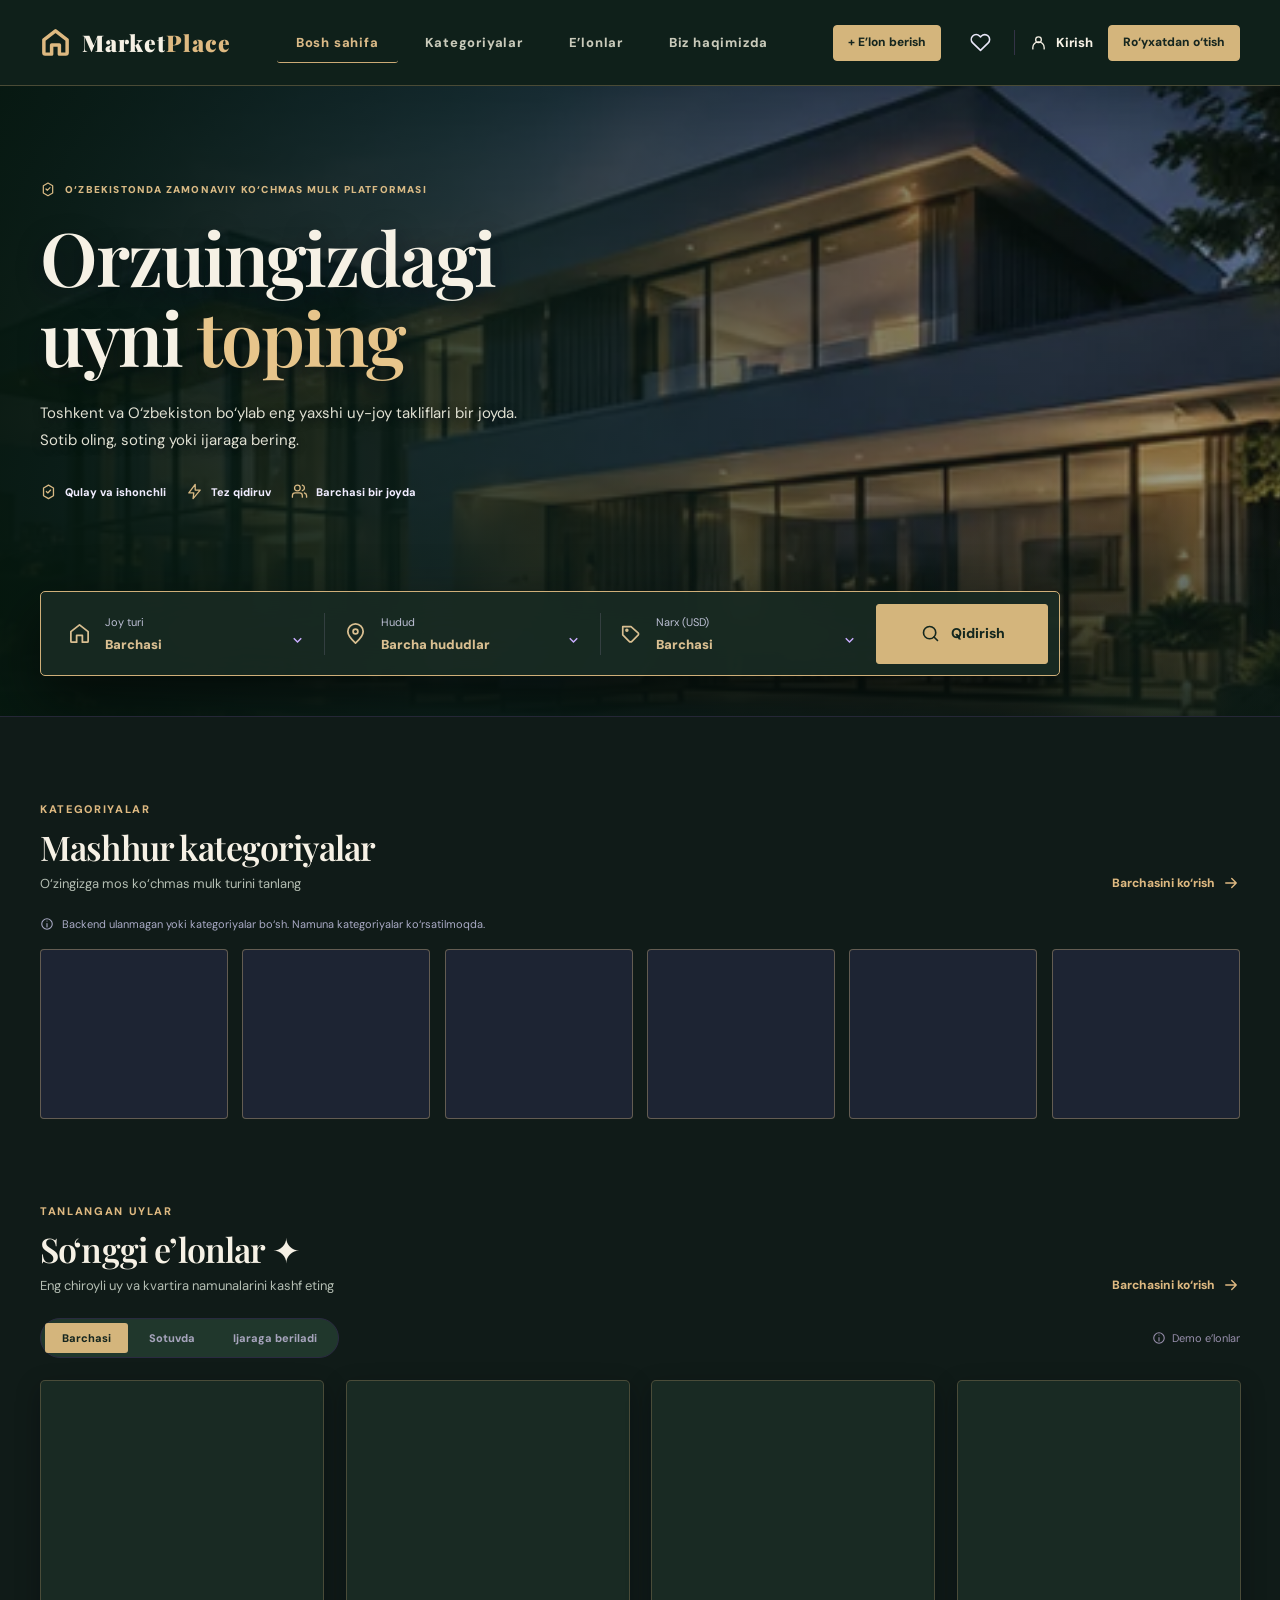
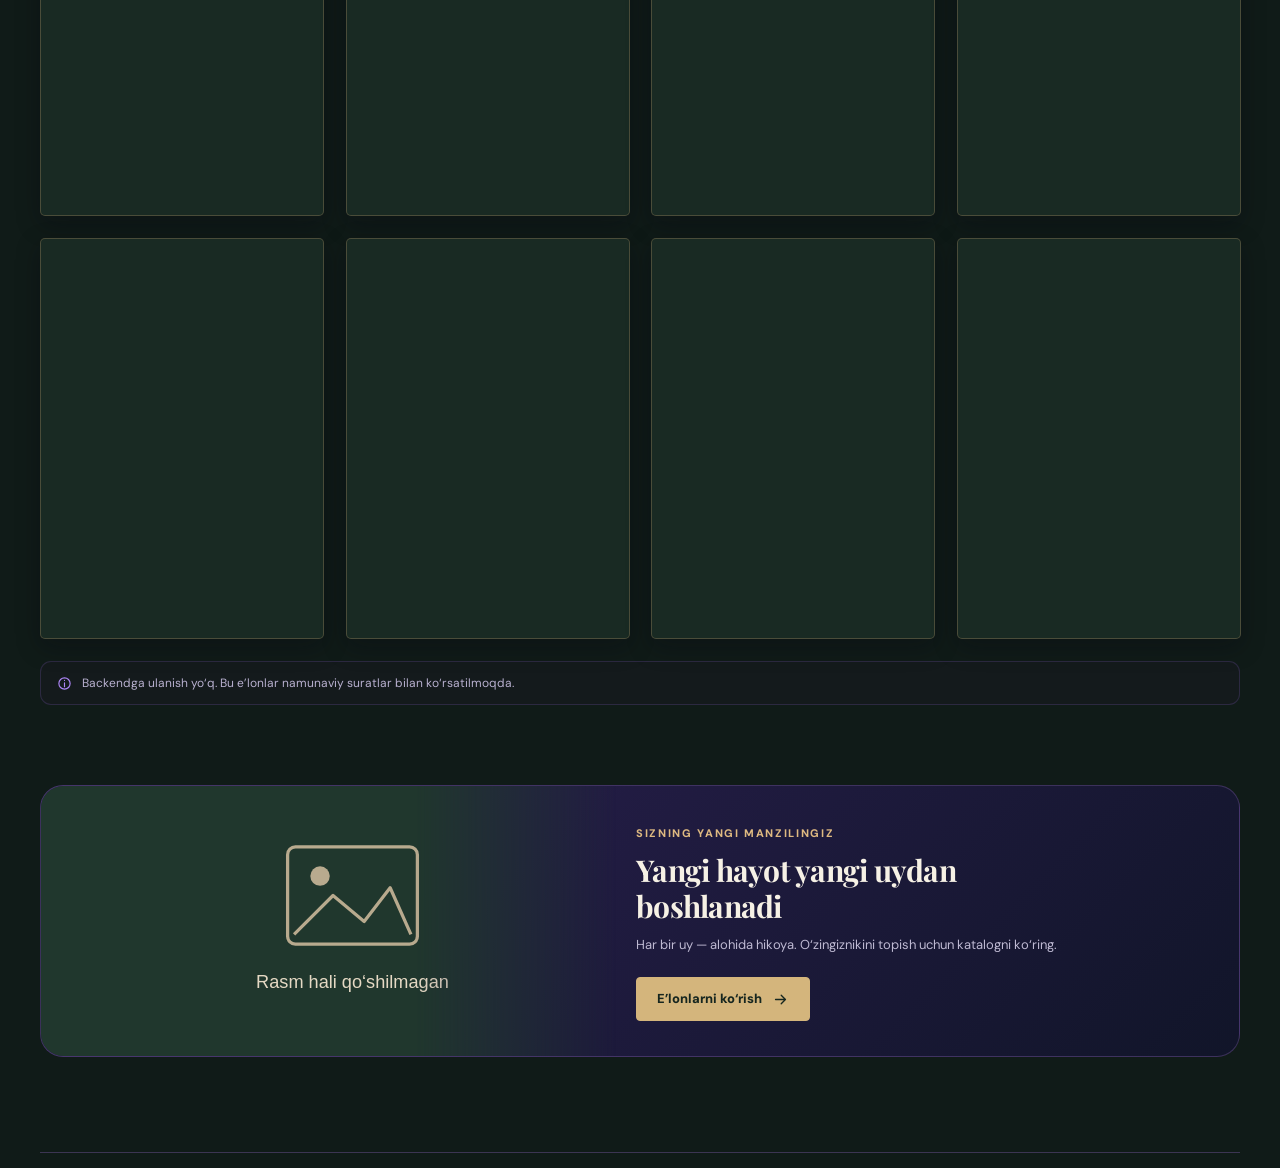
<file: index.html>
<!DOCTYPE html>
<html lang="uz">
  <head>
    <meta charset="utf-8" />
    <meta name="viewport" content="width=device-width, initial-scale=1" />
    <meta name="theme-color" content="#0a0c17" />
    <meta name="description" content="MarketPlace — zamonaviy ko‘chmas mulk platformasi. Uy va kvartiralarni qidiring." />
    <title>MarketPlace — Orzuingizdagi uyni toping</title>
    <link rel="icon" href="./assets/favicon.svg" type="image/svg+xml" />
    <link rel="preconnect" href="https://fonts.googleapis.com" />
    <link rel="preconnect" href="https://images.unsplash.com" crossorigin />
    <link rel="preconnect" href="https://fonts.gstatic.com" crossorigin />
    <link href="https://fonts.googleapis.com/css2?family=DM+Sans:wght@400;500;600;700&family=Playfair+Display:wght@500;600;700&display=swap" rel="stylesheet" />
    <link rel="stylesheet" href="./styles.css?v=20261108-uyma-uy-v3" />
    <script src="./config.js"></script>
    <script type="module" src="./app.js?v=20261108-uyma-uy-v4"></script>
  </head>
  <body>
    <div id="app"><div class="initial-loader"><span class="brand-mini">⌂</span> MarketPlace yuklanmoqda…</div></div>
    <div id="toast" role="status" aria-live="polite"></div>
  </body>
</html>
</file>
<file: styles.css>
:root {
  font-family: 'Manrope', Inter, system-ui, -apple-system, Segoe UI, sans-serif;
  color: #f8f7ff;
  background: #0b0d19;
  font-synthesis: none;
  --bg: #0b0d19;
  --surface: #111524;
  --surface2: #171a2e;
  --surface3: #22253c;
  --line: rgba(173, 161, 215, .16);
  --muted: #a4a6bd;
  --white: #fafaff;
  --purple: #965bff;
  --purple2: #6a36dd;
  --mint: #68e9bb;
  --radius: 17px;
}
* { box-sizing: border-box; }
html { scroll-behavior: smooth; }
body { margin:0; min-height:100vh; background: radial-gradient(ellipse 900px 420px at 3% 2%, #23144870, transparent 65%), radial-gradient(ellipse 850px 450px at 102% 40%, #211b4770, transparent 70%), var(--bg); color: var(--white); }
button,select,input { font: inherit; }
button { cursor:pointer; }
a { text-decoration:none; color:inherit; }
button:focus-visible,input:focus-visible,select:focus-visible,a:focus-visible { outline: 2px solid #bb9bff; outline-offset:3px; }
button:disabled { opacity:.58; cursor:not-allowed; }
img { max-width:100%; }
.i { flex-shrink:0; vertical-align:middle; }
.container { width:min(1320px, calc(100% - 80px)); margin:0 auto; }
.accent { color:#ad80ff; }
.wrap-anywhere { overflow-wrap:anywhere; }
.small-label,.eyebrow { color:#b792ff; letter-spacing:.15em; font-weight:800; font-size:11px; }
.initial-loader { position:fixed; inset:0; display:flex; align-items:center; justify-content:center; gap:12px; color:#ddd1ff; font-weight:800; }
.brand-mini { font-size:28px; color:var(--purple); }
.header { position:relative; z-index:25; height:76px; background:rgba(11,12,24,.86); border-bottom:1px solid rgba(199,183,255,.1); backdrop-filter:blur(22px); }
.header-inner { display:flex; height:100%; align-items:center; justify-content:space-between; gap:25px; }
.logo { display:inline-flex; align-items:center; gap:11px; font-size:23px; font-weight:900; white-space:nowrap; letter-spacing:-.9px; }
.logo .i { color:#a678ff; filter:drop-shadow(0 0 10px #7c40db65); stroke-width:2.7; }
.nav-links { display:flex; align-items:center; gap:8px; }
.nav-link { font-size:13px; font-weight:800; color:#c0bfd0; padding:11px 19px; border-radius:25px; transition:all .2s; white-space:nowrap; }
.nav-link:hover { color:#fff; background:#28203a; }
.nav-link.active { color:#fff; background:linear-gradient(135deg,#5939ae,#3b2b70); box-shadow:inset 0 1px 0 #bca0ff35; }
.header-actions { display:flex; align-items:center; gap:15px; }
.header-divider { background:#343347; width:1px; height:25px; }
.icon-button { position:relative; border:0; display:inline-flex; width:37px; height:37px; align-items:center; justify-content:center; background:none; color:#e8e6f7; border-radius:10px; transition:background .2s; }
.icon-button:hover, .icon-button.selected { background:rgba(144,89,255,.17); color:#c4a2ff; }
.icon-button.liked svg { fill:#985fff; stroke:#d9bbff; }
.dot-counter { font-size:9px; background:#8b4eff; color:white; padding:0 4px; min-width:15px; height:15px; border-radius:9px; display:grid; place-items:center; position:absolute; top:-1px; right:-1px; }
.login-link,.user-pill { white-space:nowrap; display:flex; align-items:center; gap:9px; font-size:13px; font-weight:800; }
.user-pill { color:#d3c0ff; background:#252038; padding:10px 13px; border-radius:13px; }
.mobile-toggle { display:none; }
.btn { border-radius:11px; border:1px solid transparent; min-height:44px; padding:12px 20px; display:inline-flex; align-items:center; justify-content:center; gap:10px; font-weight:800; font-size:13px; line-height:1.15; transition:transform .2s,box-shadow .2s,background .2s; white-space:nowrap; }
.btn:hover:not(:disabled) { transform:translateY(-2px); }
.btn-primary { color:#fff; background:linear-gradient(130deg,#a362ff 0%,#753deb 60%,#6a3cdb 100%); box-shadow:0 6px 23px #843efb44, inset 0 1px 0 #ffffff36; }
.btn-primary:hover:not(:disabled) { box-shadow:0 9px 30px #843efb65; }
.btn-outline { color:#f6efff; background:#211d36; border-color:#57447d; }
.btn-outline:hover { background:#292444; }
.btn-sm { padding:9px 14px; min-height:36px; font-size:12px; }
.btn.full { width:100%; }
.hero { position:relative; min-height:558px; overflow:hidden; background:#0d1324; border-bottom:1px solid #49326766; }
.hero-photo { position:absolute; inset:0 0 0 32%; background-image:url('https://images.unsplash.com/photo-1600596542815-ffad4c1539a9?auto=format&fit=crop&w=2200&q=90'),url('./assets/hero-villa.webp'); background-position:center 39%; background-size:cover; opacity:1; transform:none; }
.hero::before { content:''; position:absolute; inset:0; z-index:1; background:linear-gradient(90deg,#0b0e1d 0%,#0b0e1df0 16%,#0b0e1dad 38%,#0b0e1d26 70%,#0b0d1780 100%),linear-gradient(0deg,#090c1b 1%,transparent 32%,transparent 85%,#10122540); }
.hero-violet-glow { position:absolute; width:600px; height:520px; left:-245px; bottom:-245px; background:radial-gradient(circle,#9132ff36,transparent 65%); z-index:1; pointer-events:none; }
.hero-content { position:relative; z-index:2; min-height:558px; padding-top:80px; padding-bottom:40px; display:flex; flex-direction:column; justify-content:space-between; }
.hero-copy { max-width:620px; }
.hero-label { color:#d3baff; font-size:10px; font-weight:900; letter-spacing:.12em; display:flex; gap:9px; align-items:center; margin-bottom:20px; }
.hero h1 { font-size:clamp(48px,5.2vw,76px); line-height:1.075; letter-spacing:-3.8px; font-weight:900; margin:0 0 23px; text-shadow:0 7px 25px #070a15a0; }
.hero h1 span { color:#aa75ff; background:linear-gradient(125deg,#d0acff,#9663ff); background-clip:text; -webkit-background-clip:text; -webkit-text-fill-color:transparent; }
.hero-copy>p { color:#d1d0dd; line-height:1.85; font-size:15px; max-width:500px; text-shadow:0 2px 8px #08091899; }
.hero-trust { display:flex; gap:20px; flex-wrap:wrap; margin-top:28px; }
.hero-trust span { color:#f1edff; font-size:11px; font-weight:800; display:flex; gap:8px; align-items:center; }
.hero-trust .i { color:#b690ff; }
.hero-search { display:flex; align-items:center; gap:12px; padding:10px 11px 10px 20px; width:min(1020px, 100%); min-height:85px; border:1px solid #a07fff75; border-radius:23px; background:linear-gradient(118deg,#2b283dbd,#20253bcb); backdrop-filter:blur(22px); box-shadow:0 11px 40px #03040cd0,0 0 21px #8e54ff32,inset 0 1px 0 #e2d8ff42; }
.hero-input { display:flex; align-items:center; flex:1; gap:14px; padding:0 7px; min-width:0; }
.hero-input>.i { color:#d1b7ff; }
.hero-input label { min-width:0; flex:1; font-size:11px; color:#bdc0d5; }
.hero-input select { border:0; outline:0; display:block; width:100%; padding:7px 24px 0 0; background:transparent; color:#fff; font-size:13px; font-weight:900; appearance:none; background-image:url("data:image/svg+xml,%3Csvg xmlns='http://www.w3.org/2000/svg' viewBox='0 0 20 20'%3E%3Cpath d='m5 7 5 5 5-5' fill='none' stroke='%23c9adff' stroke-width='2'/%3E%3C/svg%3E"); background-position:right center; background-size:15px; background-repeat:no-repeat; cursor:pointer; }
select option { background:#161a2b; color:white; }
.search-sep { height:42px; width:1px; background:#78738a4d; }
.search-submit { min-height:60px; min-width:172px; border-radius:16px; font-size:14px; }
.section { padding-top:65px; }
.section-head { display:flex; align-items:flex-end; justify-content:space-between; gap:20px; margin-bottom:24px; }
.section-head h2 { font-size:27px; letter-spacing:-.85px; margin:6px 0 5px; }
.section-head p { color:var(--muted); font-size:13px; margin:0; }
.text-link { color:#b895ff; display:inline-flex; gap:7px; align-items:center; font-size:12px; font-weight:800; white-space:nowrap; }
.text-link:hover { color:#fff; }
.categories-grid { display:grid; grid-template-columns:repeat(6,minmax(0,1fr)); gap:14px; }
.category-card { isolation:isolate; position:relative; border:1px solid #47445c; min-height:142px; border-radius:13px; overflow:hidden; background:#1d2433; transition:transform .2s,border-color .2s,box-shadow .2s; }
.category-card:hover { transform:translateY(-5px); border-color:#9e6bff; box-shadow:0 9px 25px #6e35c745; }
.cat-cover,.cat-cover img,.cat-shade { position:absolute; inset:0; width:100%; height:100%; }
.cat-cover img { object-fit:cover; }
.cat-shade { background:linear-gradient(180deg,#0b0d155c 0%,#10101a36 24%,#0c0c1df5 100%); }
.cat-text { position:absolute; inset:auto 11px 12px; display:flex; flex-direction:column; gap:5px; }
.cat-icon { display:flex; color:#d8c5ff; margin-bottom:4px; }
.cat-text strong { font-size:12px; white-space:nowrap; overflow:hidden; text-overflow:ellipsis; }
.cat-text>.i { color:#bd9aff; }
.category-card .cat-text>span:last-child { position:absolute; right:0; bottom:0; color:#d0b3ff; }
.tiny-notice { color:#aaabc6; font-size:11px; display:flex; align-items:center; gap:8px; margin:8px 0 16px; line-height:1.5; }
.listings-section { padding-top:70px; }
.section-toolbar { display:flex; justify-content:space-between; align-items:center; margin:0 0 22px; }
.tabs { display:flex; gap:4px; background:#1b1c2d; border:1px solid #2a2a41; border-radius:24px; padding:4px; }
.tab { border-radius:19px; padding:8px 17px; font-size:11px; color:#a6a4bc; font-weight:800; }
.tab.active,.tab:hover { color:#fff; background:linear-gradient(135deg,#7945e8,#572bb6); }
.tiny-demo-tag { color:#988fac; font-size:11px; display:flex; align-items:center; gap:6px; }
.properties-grid { display:grid; grid-template-columns:repeat(4,minmax(0,1fr)); gap:19px; }
.property-card { position:relative; background:linear-gradient(155deg,#1c1e32,#121626); border-radius:16px; overflow:hidden; border:1px solid #3a3a56; transition:transform .24s,border-color .24s,box-shadow .24s; box-shadow:0 8px 25px #0505104f; min-width:0; }
.property-card:hover { transform:translateY(-5px); border-color:#9569ec; box-shadow:0 12px 36px #462a8540; }
.property-image { display:block; height:188px; position:relative; overflow:hidden; }
.property-image img { width:100%; height:100%; object-fit:cover; transition:transform .4s ease; }
.property-card:hover .property-image img { transform:scale(1.055); }
.property-image::after { content:''; position:absolute; inset:40% 0 0; background:linear-gradient(transparent,#0d112470); pointer-events:none; }
.type-badge { position:absolute; left:11px; top:11px; background:linear-gradient(145deg,#7e3ce9,#a25ef3); color:#fff; font-size:10px; font-weight:900; padding:6px 10px; border-radius:8px; box-shadow:0 2px 8px #0807118a; z-index:1; }
.type-badge.rent { background:linear-gradient(140deg,#2781f3,#265bcf); }
.favorite-button { width:34px; height:34px; position:absolute; top:10px; right:10px; z-index:3; color:#fff; display:grid; place-items:center; border:1px solid #ffffff56; background:#1b1d35a8; border-radius:50%; backdrop-filter:blur(6px); }
.favorite-button.liked { color:#e9c4ff; background:#6d3ac4; }
.favorite-button.liked svg { fill:#e0b3ff; }
.property-info { padding:15px 16px 17px; }
.property-title { font-size:13px; font-weight:900; line-height:1.45; display:block; min-height:38px; }
.property-title:hover { color:#c1a1ff; }
.property-location { display:flex; align-items:center; gap:5px; font-size:11px; color:#9da2bd; margin:4px 0 13px; }
.property-location .i { color:#bf94ff; }
.property-bottom { display:flex; justify-content:space-between; align-items:center; flex-wrap:wrap; gap:12px; }
.price { font-weight:900; color:#bf8aff; font-size:20px; line-height:1.35; letter-spacing:-.5px; }
.property-features { display:flex; gap:9px; color:#d0cbde; font-size:10px; }
.property-features span { display:flex; gap:3px; align-items:center; white-space:nowrap; }
.demo-note { border:1px solid #7354a444; border-radius:11px; background:#291d392b; padding:13px 16px; margin-top:23px; display:flex; align-items:center; gap:10px; color:#b8b0cf; font-size:12px; }
.demo-note .i { color:#ac85f5; }
.journey-banner { display:flex; position:relative; overflow:hidden; min-height:255px; border:1px solid #69509177; border-radius:23px; background:linear-gradient(135deg,#2c2053,#111529); }
.journey-art { width:48%; overflow:hidden; mask-image:linear-gradient(90deg,#000 65%,transparent); }
.journey-art img { width:100%; height:100%; object-fit:cover; position:absolute; left:0; top:0; max-width:52%; }
.journey-copy { position:relative; z-index:1; margin:auto 0 auto auto; padding:35px 8% 35px 20px; width:52%; }
.journey-copy h2 { font-size:30px; margin:10px 0; max-width:460px; line-height:1.2; letter-spacing:-.75px; }
.journey-copy p { color:#beb9d2; font-size:13px; line-height:1.75; max-width:440px; margin:0 0 20px; }
.footer { margin-top:95px; border-top:1px solid #3c3553; padding:46px 0 38px; display:grid; grid-template-columns:2fr 1fr 1fr 1.4fr; gap:30px; }
.footer p { color:#a7a7ba; font-size:12px; line-height:1.8; }
.footer strong { display:block; margin:4px 0 18px; font-size:13px; }
.footer a:not(.logo) { display:block; color:#a4a6bb; font-size:12px; margin:0 0 11px; }
.footer a:hover { color:#c9a8ff; }
.footer small { font-size:10px; line-height:1.7; color:#8585a0; }
.footer-status { font-size:12px; color:#c8bfd7; margin-bottom:16px; }
.status-pip { height:7px; width:7px; border-radius:50%; display:inline-block; margin-right:5px; }
.status-pip.online { background:#53dc9b; box-shadow:0 0 10px #53dc9b; }
.status-pip.offline { background:#f0ae60; box-shadow:0 0 10px #f0ae60; }
.inside-page { min-height:440px; padding-top:33px; }
.page-banner { display:flex; justify-content:space-between; align-items:center; gap:20px; padding:38px 41px; background:linear-gradient(115deg,#241c40,#14182b 68%,#231946); border:1px solid #553d8055; border-radius:20px; margin:0 0 29px; position:relative; overflow:hidden; }
.page-banner::after { content:''; position:absolute; width:250px; height:240px; right:-130px; top:-130px; background:radial-gradient(circle,#824bff6b,transparent 65%); pointer-events:none; }
.page-banner h1 { font-size:clamp(27px,3vw,41px); letter-spacing:-1.4px; margin:7px 0 6px; }
.page-banner p { margin:0; color:#b8b4cd; font-size:13px; }
.categories-large { grid-template-columns:repeat(3,1fr); margin:30px 0; }
.categories-large .category-card { min-height:205px; }
.categories-large .cat-text { inset:auto 22px 22px; }
.categories-large .cat-text strong { font-size:19px; }
.categories-large .cat-icon svg { width:28px; height:28px; }
.info-strip { display:flex; align-items:center; gap:12px; padding:16px 19px; border:1px solid #64498b66; background:#1f1b3382; border-radius:12px; color:#bdb2d1; font-size:12px; margin:15px 0 26px; line-height:1.7; }
.info-strip .i { color:#bd98ff; }
.info-strip code { color:#d8beff; }
.listing-layout { display:grid; grid-template-columns:252px minmax(0,1fr); gap:23px; padding-top:12px; }
.filter-panel,.card-surface { border-radius:17px; border:1px solid #3a3753; background:linear-gradient(150deg,#1b1e32,#121524); }
.filter-panel { padding:22px; align-self:start; position:sticky; top:22px; }
.filter-title { display:flex; align-items:center; gap:10px; }
.filter-title .i { color:#b88aff; }
.filter-title h3 { margin:0; font-size:16px; }
.filter-form,.form-stack { display:flex; flex-direction:column; gap:18px; margin-top:25px; }
.form-field { display:block; width:100%; }
.form-field>span { display:block; color:#c4c1d4; font-size:12px; font-weight:800; margin-bottom:9px; }
.form-field>select,.form-field input { width:100%; min-height:47px; border-radius:10px; background:#1c2032; border:1px solid #393c54; color:#f4f2ff; padding:0 13px; outline:none; }
.form-field>select:focus,.form-field input:focus { border-color:#9868fc; box-shadow:0 0 0 3px #8045db33; }
.form-field input::placeholder { color:#76788f; }
.reset-filters { font-size:11px; color:#bd9cff; text-align:center; font-weight:800; }
.results-top { display:flex; align-items:center; justify-content:space-between; margin:2px 0 20px; }
.results-top h2 { margin:0 0 5px; font-size:22px; }
.results-top p { margin:0; font-size:12px; color:#9999b0; }
.chip { display:flex; gap:8px; align-items:center; color:#bca7e6; background:#242037; padding:9px 12px; border-radius:9px; font-size:11px; }
.listing-grid { grid-template-columns:repeat(3,minmax(0,1fr)); }
.empty-state { width:100%; margin:35px auto; min-height:320px; border:1px dashed #5b4a7d; border-radius:19px; display:flex; justify-content:center; align-items:center; flex-direction:column; gap:15px; padding:32px; text-align:center; background:radial-gradient(ellipse at top,#3a27514a,#17162744); }
.empty-state>.i { color:#9c6cee; }
.empty-state h2,.empty-state h3 { margin:0; }
.empty-state p { max-width:480px; color:#acabc1; font-size:13px; line-height:1.7; margin:0 0 10px; }
.breadcrumb { display:flex; align-items:center; gap:10px; margin:6px 0 24px; font-size:12px; color:#a3a0b6; }
.breadcrumb a:hover { color:#bc96ff; }
.breadcrumb span { color:#e4e1f5; }
.detail-top { display:grid; grid-template-columns:minmax(0,1.5fr) minmax(340px,.82fr); gap:22px; }
.detail-gallery { min-width:0; }
.main-photo { height:410px; position:relative; overflow:hidden; border:1px solid #595077; border-radius:18px; background:#2d2743; }
.main-photo img { display:block; width:100%; height:100%; object-fit:cover; }
.image-count { position:absolute; z-index:1; left:15px; top:15px; background:#161729aa; border:1px solid #ffffff33; backdrop-filter:blur(9px); color:#eee7ff; border-radius:9px; padding:10px 13px; font-size:11px; display:flex; align-items:center; gap:8px; }
.gallery-control { position:absolute; top:50%; transform:translateY(-50%); border:1px solid #ffffff60; background:#080915a3; backdrop-filter:blur(7px); display:grid; place-items:center; width:40px; height:40px; border-radius:50%; color:white; }
.gallery-control:hover { background:#7544cc; }
.gallery-control.prev { left:14px; }
.gallery-control.next { right:14px; }
.gallery-thumbs { display:grid; grid-template-columns:repeat(4,minmax(0,1fr)); gap:11px; margin-top:13px; }
.gallery-thumb { border-radius:10px; border:2px solid transparent; overflow:hidden; height:100px; padding:0; background:#171a2c; }
.gallery-thumb.active { border-color:#ac7bff; box-shadow:0 0 0 2px #5f3a9a; }
.gallery-thumb img { object-fit:cover; width:100%; height:100%; display:block; }
.detail-summary { padding:25px; }
.details-inline { display:flex; justify-content:space-between; gap:8px; align-items:center; }
.static-badge { position:static; }
.detail-action-icons { display:flex; align-items:center; }
.detail-summary h1 { font-size:27px; line-height:1.3; letter-spacing:-.8px; margin:26px 0 7px; }
.detail-summary .property-location { margin-bottom:21px; }
.big-price { font-size:37px; color:#b783ff; font-weight:900; letter-spacing:-1px; margin:10px 0 22px; }
.detail-stats { display:flex; flex-wrap:wrap; gap:10px; padding-bottom:24px; margin-bottom:20px; border-bottom:1px solid #33344d; }
.detail-stats span { padding:10px 9px; background:#27263c; color:#dfd6ee; font-size:11px; display:flex; gap:8px; align-items:center; border-radius:7px; }
.detail-summary .btn { margin:0 0 11px; }
.summary-disclaimer { color:#817f97; display:flex; gap:6px; align-items:center; font-size:10px; margin-top:17px; }
.detail-tabs { margin-top:25px; overflow:hidden; }
.detail-tabs-nav { display:flex; gap:8px; padding:9px; border-bottom:1px solid #35334b; overflow:auto; }
.detail-tab { border:0; border-radius:10px; background:none; color:#bab5ca; padding:13px 22px; font-size:12px; font-weight:800; white-space:nowrap; }
.detail-tab.active { background:linear-gradient(135deg,#814bdc,#5931b5); color:#fff; }
.detail-tab-content { min-height:170px; padding:27px 31px; }
.detail-tab-content h3 { font-size:16px; margin:0 0 12px; }
.detail-tab-content p { font-size:13px; line-height:1.9; color:#b6b1cb; max-width:840px; }
.features-list { display:grid; grid-template-columns:1fr 1fr; gap:15px; }
.features-list span { display:flex; align-items:center; gap:9px; color:#afa9be; font-size:13px; }
.features-list b { margin-left:auto; color:#fff; }
.location-display { display:flex; align-items:center; gap:16px; background:#24243b; padding:20px; border-radius:12px; }
.location-display>.i { color:#ad7afc; }
.location-display p { margin:3px 0; }
.related-title { margin-top:55px; }
.auth-page { padding:62px 35px 0; }
.auth-frame { width:min(1090px,100%); margin:0 auto; min-height:560px; display:grid; grid-template-columns:1fr .93fr; background:#15182b; border:1px solid #49405f; box-shadow:0 20px 65px #03040d9c; border-radius:22px; overflow:hidden; }
.auth-art { position:relative; min-height:560px; background:url('https://images.unsplash.com/photo-1600596542815-ffad4c1539a9?auto=format&fit=crop&w=2200&q=90') center/cover no-repeat;background-color:#14182b; }
.auth-art::before { content:''; position:absolute; inset:0; background:linear-gradient(0deg,#100a27f0,transparent 70%),linear-gradient(100deg,#2a124b66,#14192a22); }
.auth-art-content { position:relative; height:100%; display:flex; justify-content:space-between; flex-direction:column; padding:38px; }
.auth-art-content h2 { font-size:38px; line-height:1.22; letter-spacing:-1.3px; margin:10px 0; }
.auth-art-content p { color:#c8c4dc; font-size:13px; line-height:1.7; max-width:380px; }
.auth-form-area { padding:58px 55px; display:flex; flex-direction:column; justify-content:center; }
.auth-heading { text-align:center; }
.auth-icon { margin:0 auto 16px; background:#332450; border:1px solid #6f4b9e; display:grid; place-items:center; border-radius:15px; width:52px; height:52px; color:#c09dff; }
.auth-heading h1 { margin:0 0 8px; font-size:26px; letter-spacing:-.5px; }
.auth-heading p { margin:0; font-size:12px; color:#a7a4ba; }
.field-with-icon { position:relative; display:flex; align-items:center; }
.field-with-icon>.i { position:absolute; left:14px; color:#a7a1c5; z-index:1; }
.field-with-icon input { padding-left:41px; }
.field-with-icon input:focus +button { color:#c49fff; }
.field-with-icon .password-eye { border:0; background:none; color:#a6a4be; position:absolute; right:10px; top:9px; height:29px; }
.field-with-icon input[type="password"] { padding-right:50px; }
.big-submit { min-height:52px; margin-top:7px; }
.auth-switch { text-align:center; margin-top:21px; color:#9995b3; font-size:12px; }
.auth-switch a { color:#c6a4ff; font-weight:900; }
.auth-footnote { display:flex; align-items:center; justify-content:center; gap:8px; font-size:10px; margin-top:32px; color:#8985a5; }
.auth-footnote .i { color:#6cd9ab; }
.profile-layout { display:grid; grid-template-columns:275px minmax(0,1fr); gap:23px; }
.profile-sidebar { padding:19px; align-self:start; }
.profile-aside-user { text-align:center; padding:18px 3px 22px; border-bottom:1px solid #37344c; }
.avatar-big { width:68px; height:68px; display:grid; place-items:center; border-radius:50%; background:linear-gradient(145deg,#6d3da8,#2a3764); border:2px solid #b6a1f2; font-size:27px; font-weight:900; margin:0 auto 13px; }
.profile-aside-user h3 { margin:0; font-size:16px; }
.profile-aside-user p { margin:8px 0 12px; font-size:11px; color:#9d9eb5; overflow-wrap:anywhere; }
.role-badge { color:#beacd9; background:#302944; padding:7px 12px; border-radius:10px; font-size:10px; font-weight:900; letter-spacing:.04em; display:inline-flex; gap:6px; align-items:center; }
.role-badge.admin { color:#efca87; background:#5741248a; }
.side-links { display:flex; flex-direction:column; gap:6px; padding-top:18px; }
.side-links a,.side-links button { width:100%; display:flex; align-items:center; gap:11px; border-radius:10px; padding:12px 13px; font-size:12px; color:#bcb8cc; background:none; border:0; text-align:left; }
.side-links a.active,.side-links a:hover,.side-links button:hover { color:#fff; background:linear-gradient(110deg,#6141ae,#362953); }
.side-links small { margin-left:auto; color:#9279c8; font-size:10px; }
.side-links .logout-link { color:#fc8794; margin-top:15px; }
.profile-main { display:flex; flex-direction:column; gap:19px; }
.profile-summary { display:flex; align-items:center; gap:21px; padding:28px; }
.profile-summary .avatar-large { margin:0; width:85px; height:85px; font-size:32px; }
.profile-summary h2 { margin:5px 0; font-size:24px; }
.profile-summary p { color:#9f9eb7; font-size:12px; }
.profile-summary>.role-badge { margin-left:auto; }
.profile-form-card { padding:29px; }
.section-head.compact { margin:0; }
.section-head.compact h2 { font-size:21px; }
.section-head.compact>.i { color:#a580e4; }
.profile-form { max-width:630px; }
.profile-form>.btn { align-self:start; margin-top:4px; }
.disabled-field input { opacity:.6; cursor:not-allowed; }
.admin-grid { display:grid; grid-template-columns:365px minmax(0,1fr); gap:24px; }
.admin-form-card,.admin-table-card { padding:26px; align-self:start; }
.admin-form-card h2,.admin-table-card h2 { margin:0 0 6px; font-size:19px; }
.admin-form-card p,.admin-table-card p { margin:0; color:#9591ac; font-size:12px; line-height:1.7; }
.admin-form-card .tiny-notice { margin-top:20px; }
.admin-table-head { display:flex; align-items:center; justify-content:space-between; gap:10px; margin-bottom:23px; }
.table-wrap { width:100%; overflow-x:auto; }
.admin-table { border-collapse:collapse; width:100%; white-space:nowrap; font-size:12px; }
.admin-table th { padding:13px 12px; background:#27273e; text-align:left; color:#d4cbe4; font-weight:900; }
.admin-table th:first-child { border-radius:9px 0 0 9px; }
.admin-table th:last-child { border-radius:0 9px 9px 0; }
.admin-table td { padding:14px 12px; border-bottom:1px solid #343249; }
.admin-table td:first-child { color:#8c87a6; }
.admin-table code { font-size:11px; color:#b5aad2; }
.category-table-name { display:flex; align-items:center; gap:9px; font-weight:800; }
.category-table-name .i { color:#b78aff; }
.table-actions { display:flex; align-items:center; gap:5px; }
.table-actions button { border:0; border-radius:7px; background:#27283f; width:31px; height:31px; display:grid; place-items:center; color:#ddd2f0; }
.table-actions button:hover { background:#6144a0; }
.table-actions button.danger { color:#ff7c95; background:#3f2839; }
.error-banner { color:#ffc0cc; border:1px solid #a045665a; background:#4922347a; padding:13px; border-radius:10px; display:flex; align-items:center; gap:8px; font-size:11px; }
.small-empty { min-height:225px; }
.coming-panel,.about-layout { display:grid; grid-template-columns:1fr 1fr; overflow:hidden; border-radius:22px; background:#19182f; border:1px solid #45375f; min-height:350px; }
.coming-photo img,.about-photo img { width:100%; height:100%; min-height:350px; object-fit:cover; display:block; }
.coming-body,.about-content { padding:48px; display:flex; flex-direction:column; justify-content:center; align-items:flex-start; }
.coming-body h2,.about-content h2 { font-size:29px; line-height:1.28; margin:10px 0; }
.coming-body p,.about-content p { font-size:13px; line-height:1.9; color:#aaa5bd; }
.coming-body code { color:#be99ff; }
.coming-body .btn,.about-content .btn { margin-top:20px; }
.feature-check { display:flex; align-items:center; gap:8px; font-size:12px; margin-top:11px; color:#ddd6e9; }
.feature-check .i { color:#83ebba; }
.toast { position:fixed; top:92px; right:24px; z-index:100; max-width:min(410px,calc(100% - 34px)); border-radius:13px; background:#24392f; border:1px solid #63ba87; color:#dcffeb; font-weight:700; font-size:12px; padding:15px 17px; align-items:center; gap:11px; box-shadow:0 15px 50px #04030a99; display:none; }
.toast.show { display:flex; }
.toast.error { background:#46243b; color:#ffe2ef; border-color:#b55a83; }

@media (min-width:1600px) {
 .hero { min-height:605px; }
 .hero-content { min-height:605px; }
}
@media (max-width:1200px) {
 .container { width:calc(100% - 48px); }
 .header-inner { gap:10px; }
 .logo { font-size:20px; }
 .nav-link { padding:10px 12px; }
 .header-actions { gap:8px; }
 .properties-grid { gap:13px; }
 .property-image { height:150px; }
 .price { font-size:17px; }
 .categories-grid { gap:10px; }
 .detail-top { grid-template-columns:1.25fr .9fr; }
 .detail-summary { padding:21px; }
 .main-photo { height:360px; }
}
@media (max-width:950px) {
 .nav-links { display:none; position:absolute; top:76px; left:0; right:0; padding:15px 24px 22px; background:#131426; flex-direction:column; align-items:stretch; border-bottom:1px solid #5e4088; }
 .nav-links.open { display:flex; }
 .nav-link { padding:13px 19px; }
 .mobile-toggle { display:inline-flex; }
 .header { height:72px; }
 .header-actions { margin-left:auto; }
 .hero-photo { left:20%; }
 .hero::before { background:linear-gradient(90deg,#0b0e1df2 0%,#0b0e1dbc 50%,#0b0e1d3c),linear-gradient(0deg,#0a0d1c,transparent 33%); }
 .hero-content { padding-top:65px; }
 .categories-grid { grid-template-columns:repeat(3,minmax(0,1fr)); }
 .property-image { height:180px; }
 .properties-grid { grid-template-columns:repeat(2,minmax(0,1fr)); }
 .listing-grid { grid-template-columns:repeat(2,minmax(0,1fr)); }
 .listing-layout { grid-template-columns:230px 1fr; }
 .detail-top { grid-template-columns:1fr; }
 .main-photo { height:420px; }
 .detail-summary { padding:25px; }
 .admin-grid { grid-template-columns:1fr; }
 .footer { grid-template-columns:1.6fr 1fr 1fr; }
 .footer>div:last-child { grid-column:1/-1; }
}
@media (max-width:650px) {
 .container { width:calc(100% - 28px); }
 .header { height:66px; }
 .header-inner { gap:10px; }
 .logo { font-size:19px; gap:6px; }
 .logo .i { width:24px; height:24px; }
 .nav-links { top:66px; }
 .header-actions { gap:3px; }
 .header-divider,.register-top { display:none; }
 .login-link { font-size:0; gap:0; }
 .login-link .i { width:23px; height:23px; }
 .user-pill span { display:none; }
 .user-pill { padding:10px; }
 .hero,.hero-content { min-height:646px; }
 .hero-photo { inset:0 0 0 1%; opacity:.6; background-position:center top; }
 .hero::before { background:linear-gradient(180deg,#0b0c19b5 0%,#0b0d1cca 23%,#0b0d1bed 69%,#0b0e1d 100%); }
 .hero-content { padding-top:60px; padding-bottom:27px; }
 .hero-label { font-size:9px; line-height:1.6; max-width:300px; }
 .hero h1 { font-size:48px; letter-spacing:-2.4px; }
 .hero-copy>p { font-size:13px; line-height:1.75; }
 .hero-trust { gap:10px 16px; margin-top:23px; }
 .hero-trust span { font-size:10px; }
 .hero-search { flex-direction:column; align-items:stretch; gap:4px; padding:14px; border-radius:17px; }
 .hero-input { min-height:47px; }
 .search-sep { width:100%; height:1px; }
 .search-submit { width:100%; min-height:52px; }
 .section { padding-top:43px; }
 .section-head { align-items:flex-start; }
 .section-head h2 { font-size:21px; }
 .section-head p { font-size:11px; }
 .text-link { font-size:10px; margin-top:9px; }
 .categories-grid { grid-template-columns:repeat(2,minmax(0,1fr)); gap:10px; }
 .category-card { min-height:140px; }
 .categories-large .category-card { min-height:160px; }
 .categories-large .cat-text strong { font-size:13px; }
 .properties-grid,.listing-grid { grid-template-columns:repeat(2,minmax(0,1fr)); gap:9px; }
 .property-image { height:120px; }
 .property-info { padding:10px; }
 .property-title { font-size:11px; min-height:35px; }
 .property-location { font-size:9px; margin-bottom:9px; }
 .price { font-size:15px; }
 .property-features { font-size:9px; gap:6px; }
 .type-badge { font-size:9px; padding:5px 7px; }
 .favorite-button { width:28px; height:28px; }
 .favorite-button .i { width:15px; }
 .section-toolbar { align-items:flex-start; gap:8px; }
 .tabs { overflow:auto; }
 .tab { font-size:9px; padding:8px 10px; }
 .tiny-demo-tag { display:none; }
 .demo-note { line-height:1.6; font-size:11px; align-items:flex-start; }
 .journey-banner { min-height:310px; }
 .journey-art { width:100%; position:absolute; height:100%; mask-image:none; opacity:.36; }
 .journey-art img { max-width:100%; }
 .journey-copy { width:100%; padding:32px; margin:auto 0; }
 .journey-copy h2 { font-size:26px; }
 .footer { grid-template-columns:repeat(2,minmax(0,1fr)); gap:26px 12px; margin-top:60px; }
 .footer>div:first-child,.footer>div:last-child { grid-column:1/-1; }
 .footer .logo { font-size:21px; }
 .inside-page { padding-top:18px; }
 .page-banner { padding:28px 19px; margin-bottom:17px; }
 .page-banner h1 { font-size:27px; }
 .page-banner p { font-size:11px; line-height:1.6; }
 .page-banner .btn { padding:10px; font-size:10px; }
 .info-strip { font-size:11px; align-items:flex-start; }
 .listing-layout { grid-template-columns:1fr; gap:20px; }
 .filter-panel { position:static; }
 .filter-form { display:grid; grid-template-columns:1fr 1fr; gap:13px; }
 .filter-form .full,.filter-form .reset-filters { grid-column:1/-1; }
 .filter-title h3 { font-size:15px; }
 .results-top h2 { font-size:18px; }
 .main-photo { height:280px; }
 .gallery-thumbs { gap:6px; }
 .gallery-thumb { height:67px; }
 .detail-summary h1 { font-size:23px; }
 .big-price { font-size:30px; }
 .detail-tab { padding:11px 14px; font-size:11px; }
 .detail-tab-content { padding:23px 17px; }
 .auth-page { padding:17px 14px 0; }
 .auth-frame { grid-template-columns:1fr; }
 .auth-art { min-height:170px; }
 .auth-art-content { padding:20px; }
 .auth-art-content>div:last-child { display:none; }
 .auth-form-area { padding:35px 22px; }
 .profile-layout { grid-template-columns:1fr; }
 .profile-sidebar { padding:13px; }
 .profile-aside-user { display:none; }
 .side-links { padding:0; }
 .side-links a,.side-links button { padding:10px; }
 .profile-summary { padding:20px; gap:12px; }
 .profile-summary .avatar-large { width:57px; height:57px; }
 .profile-summary h2 { font-size:18px; }
 .profile-summary p { font-size:10px; }
 .profile-summary>.role-badge { display:none; }
 .profile-form-card { padding:20px; }
 .admin-form-card,.admin-table-card { padding:19px; }
 .coming-panel,.about-layout { grid-template-columns:1fr; }
 .coming-photo img,.about-photo img { min-height:200px; max-height:230px; }
 .coming-body,.about-content { padding:25px; }
 .coming-body h2,.about-content h2 { font-size:24px; }
}
@media (max-width:390px) {
 .properties-grid { grid-template-columns:1fr; }
 .property-image { height:195px; }
 .property-title { font-size:13px; min-height:0; }
 .price { font-size:19px; }
 .hero h1 { font-size:42px; }
 .detail-stats span { font-size:10px; }
}

/* A single, fully interactive property model. The backend and other pages are untouched. */
.property-tour-pill{position:absolute;right:11px;bottom:12px;z-index:3;background:linear-gradient(120deg,#6d31d8,#9c59ff);border:1px solid #e1bfff8b;color:#fff;padding:7px 10px;border-radius:10px;font-size:10px;font-weight:900;box-shadow:0 3px 18px #1c0f4d99}
.main-photo-3d{background:radial-gradient(circle at 75% 30%,#2b3053,#121625 75%);border-color:#8855d8;isolation:isolate}
.main-photo-3d iframe{border:0;width:100%;height:100%;display:block;background:#14172c}
.tour-photo-overlay{pointer-events:none;position:absolute;left:14px;right:14px;bottom:14px;z-index:3;display:flex;gap:12px;align-items:center;justify-content:space-between;flex-wrap:wrap}
.tour-photo-overlay .btn{pointer-events:auto;background:linear-gradient(130deg,#a56bff,#5e32cc);box-shadow:0 6px 26px #12042b99}
.tour-live-dot{font-size:11px;font-weight:900;letter-spacing:.1em;border:1px solid #ffffff49;border-radius:11px;background:#131a33c9;backdrop-filter:blur(11px);padding:12px 14px;color:#b8ffaa;text-shadow:0 1px 10px #000}
.tour-hint{display:flex;align-items:center;gap:10px;width:100%;background:linear-gradient(110deg,#252241,#151a2c);border:1px solid #7e55c77d;padding:15px;border-radius:14px;color:#eee6ff}
.tour-hint .i{color:#bd8dff}.tour-hint b{font-size:12px;display:block}.tour-hint small{display:block;font-size:10px;color:#bbb8d1;margin-top:5px}.tour-hint a{margin-left:auto;color:#cdb0ff;font-weight:900;font-size:12px;white-space:nowrap}
[class~="3d-detail-btn"]{margin-bottom:10px}
@media(max-width:650px){.tour-photo-overlay{justify-content:center}.tour-photo-overlay .btn{font-size:11px;white-space:normal;text-align:center}.tour-live-dot{font-size:10px;padding:8px}.main-photo-3d{height:355px}.tour-hint{flex-wrap:wrap}.tour-hint a{margin-left:0}}

/* PREMIUM ESTATE: DEEP FOREST / CHAMPAGNE GOLD */
:root{font-family:'DM Sans',sans-serif;--bg:#101b18;--surface:#192b24;--surface2:#23382e;--surface3:#283f33;--line:#a8916547;--muted:#b3bdb2;--white:#f6f1e5;--purple:#ceac78;--purple2:#9b7a46;--mint:#cbd7bd;--radius:6px}
body{background:#101b18;color:#f6f1e5}h1,h2,h3,.price,.big-price{font-family:'Playfair Display',Georgia,serif}
.header{height:86px;background:#10211cec;border-color:#c4a16e55}.logo{font-family:'Playfair Display',serif;letter-spacing:1px}.logo .i,.accent,.small-label,.eyebrow,.text-link,.brand-mini{color:#deb981;filter:none}
.nav-link{border-radius:3px;letter-spacing:.06em;color:#c9caba}.nav-link.active,.nav-link:hover{background:transparent;color:#daba87;box-shadow:none;border-bottom:1px solid #ccab76}
.btn,.btn-primary,.btn-outline{border-radius:4px;box-shadow:none!important}.btn-primary{background:#d4b57c;color:#16261f;border-color:#d4b57c}.btn-primary:hover{background:#f0d199}.btn-outline{background:#20362b;border-color:#ad946b;color:#eadcc6}
.hero{min-height:630px;background:#0e2018}.hero-photo{inset:0;background-image:url('https://images.unsplash.com/photo-1600607687920-4e2a09cf159d?auto=format&fit=crop&w=1600&q=76'),url('./assets/hero-villa.webp');background-position:center 56%;filter:saturate(.8)}.hero::before{background:linear-gradient(90deg,#06180ff2,#0a201aca 35%,#0b1c1880 66%,#0b1c1655),linear-gradient(0deg,#081710d8,transparent 40%)}.hero-violet-glow{display:none}.hero-content{min-height:630px;padding-top:95px}.hero h1{font-weight:600;letter-spacing:-2px;font-size:clamp(56px,5.8vw,84px)}.hero h1 span{background:none;-webkit-text-fill-color:#e7c58b;color:#e7c58b}.hero-copy>p{color:#e0e0d2}.hero-label,.hero-trust .i{color:#d8b984}.hero-search{background:#192a23e8;border:1px solid #cfaf79;border-radius:5px;box-shadow:0 25px 60px #0009}.hero-input>.i,.hero-input select{color:#d9bf91}.search-submit{background:#d4b57c;color:#14271e;border-radius:3px}
.section{padding-top:80px}.section-head h2{font-size:34px;font-weight:600}.category-card{border-radius:4px;border-color:#bea57970;min-height:170px}.category-card:hover{border-color:#d5b67d;box-shadow:0 15px 30px #0008}.cat-shade{background:linear-gradient(0deg,#071610ee,transparent)}.cat-text strong{font-family:'Playfair Display',serif;font-size:17px}.cat-icon,.category-card .cat-text>span:last-child{color:#ddbf88}
.properties-grid{gap:22px}.property-card{background:#192a23;border:1px solid #a58d6359;border-radius:5px}.property-card:hover{border-color:#d6b87e}.property-title{font-family:'Playfair Display',serif;font-size:16px}.price,.big-price{color:#e4c48a}.favorite-button{background:#1b3329;color:#e0c086}.type-badge,.tabs .active{background:#d4b57c;color:#16261f}.tabs{background:#20372c}.tab{border-radius:3px}
.page-banner{background:linear-gradient(120deg,#1a3025,#243e30);border:1px solid #b69a685a;border-radius:5px}.page-banner h1{font-size:clamp(30px,4vw,52px)}
.card-surface,.filter-panel{background:#1a2e24!important;border:1px solid #aa92684d!important;border-radius:5px!important}
.form-field input,.form-field select,.form-field textarea{background:#11251b!important;color:#f4ecdd!important;border:1px solid #b9a07470!important;border-radius:4px!important}.form-field textarea{padding:15px;width:100%;resize:vertical}.form-field input:focus,.form-field textarea:focus{outline:1px solid #d7b77d}
.editor-columns{display:grid;grid-template-columns:1.55fr .85fr;gap:25px;align-items:start}.editor-form,.editor-aside{padding:30px}.editor-form h2{font-size:27px}.editor-grid{display:grid;grid-template-columns:1fr 1fr;gap:15px}.editor-aside h2{font-size:33px}.editor-aside p{color:#aeb7ad;line-height:1.8}.market-contact{margin:22px 0;padding:28px}.market-contact .form-stack{max-width:660px}.editor-actions{display:flex;gap:12px;margin:18px 0}.inbox-item{padding:24px;margin:12px 0}.inbox-item p{line-height:1.7}.my-property-image{width:100%;height:205px;object-fit:cover}.publish-link{margin-right:6px}
.property-tour-pill{background:#234635;border-color:#e2c18b;color:#e7cb93}.tour-photo-overlay .btn{background:#d4b57c;color:#16261f}.tour-hint{background:#23382d;border-color:#b9a16d}.tour-hint .i,.tour-hint a{color:#e0be7d}
@media(max-width:900px){.editor-columns{grid-template-columns:1fr}.publish-link{display:none}}@media(max-width:650px){.hero h1{font-size:49px}.hero-content{padding-top:60px}.section-head h2{font-size:26px}.editor-grid{grid-template-columns:1fr}.editor-form,.editor-aside{padding:20px}.category-card{min-height:150px}}

/* Gallery remains truthful: only multiple photos of the SAME listing are shown. */
.gallery-thumbs:empty{display:none}
.load-more-wrap{text-align:center;padding:32px 0 10px}.load-more{min-width:210px}.load-more-wrap p{color:#a3b4a6;font-size:12px;margin-top:14px}
.property-card,.category-card{content-visibility:auto;contain-intrinsic-size:auto 290px}
.property-card .property-image img{background:#22372d}
@media(prefers-reduced-motion:reduce){.property-card:hover,.category-card:hover{transform:none}.property-card:hover img{transform:none}}

/* Tours stay in the catalogue and load only after an explicit click. */
body.tour-open{overflow:hidden}
.tour-hint{margin-top:12px}
.tour-hint button{margin-left:auto;border:0;background:transparent;font:inherit;font-size:12px;font-weight:700;cursor:pointer;white-space:nowrap}
.property-tour-dialog{width:min(1440px,calc(100vw - 32px));max-width:none;height:calc(100dvh - 32px);max-height:none;margin:auto;padding:0;border:1px solid #bba171;border-radius:12px;background:#0c1512;color:#f6f1e5;box-shadow:0 24px 100px #000a;overflow:hidden}
.property-tour-dialog::backdrop{background:#04100ded;backdrop-filter:blur(8px)}
.tour-window{height:100%;display:flex;flex-direction:column;min-height:0}
.tour-dialog-header{display:flex;align-items:center;justify-content:space-between;gap:14px;flex:none;padding:14px 22px;background:#192d23;border-bottom:1px solid #a8916559}
.tour-dialog-header h2{margin:3px 0;font-size:22px;font-weight:600}
.tour-dialog-header p{margin:4px 0 0;color:#b3bdb2;font-size:12px}
.tour-dialog-header .small-label{font-size:10px;letter-spacing:.14em}
.tour-close{flex:none;min-height:44px;gap:8px}
.tour-dialog-stage{flex:1;min-height:0;background:#0c1020}
.tour-dialog-stage iframe{display:block;width:100%;height:100%;border:0}
.tour-link{white-space:nowrap}
.gallery-image-frame{position:absolute;inset:0;overflow:hidden}
.gallery-image-frame .detail-main-image,.gallery-thumb-visual img{transform:scale(var(--photo-zoom,1));transform-origin:var(--photo-origin,50% 50%)}
.gallery-section-heading{display:flex;align-items:center;justify-content:space-between;gap:12px;margin:19px 0 9px}
.gallery-section-heading h2{font-size:19px;font-weight:600;margin:0;color:#f0dfc4}
.gallery-section-heading>span{color:#a9b7ac;font-size:11px;text-align:right}
.gallery-thumbs{display:flex;gap:10px;margin-top:0;overflow-x:auto;padding:3px 2px 12px;scroll-snap-type:x proximity;scrollbar-color:#b89d6b #16291e;scrollbar-width:thin}
.gallery-thumb{display:flex;flex-direction:column;flex:0 0 142px;min-width:0;height:118px;border-radius:6px;background:#172b21;border:1px solid #a68c605c;scroll-snap-align:start;text-align:left;cursor:pointer}
.gallery-thumb.active{border:2px solid #e7c386;box-shadow:0 0 0 1px #b1956045}
.gallery-thumb-visual{display:block;width:100%;height:83px;overflow:hidden;flex:none}
.gallery-thumb-caption{display:block;padding:8px 8px 7px;color:#d6d7c6;font-size:10px;white-space:nowrap;overflow:hidden;text-overflow:ellipsis}
.gallery-thumb.active .gallery-thumb-caption{color:#edcf9b}
.gallery-thumb:focus-visible{outline:2px solid #edcf9b;outline-offset:3px}
@media(max-width:650px){.gallery-section-heading{margin-top:14px}.gallery-section-heading h2{font-size:17px}.gallery-section-heading>span{font-size:9px;max-width:175px}.gallery-thumbs{gap:8px}.gallery-thumb{flex-basis:112px;height:100px}.gallery-thumb-visual{height:67px}.gallery-thumb-caption{font-size:9px;padding:8px 6px}.tour-live-dot{letter-spacing:0;font-size:9px}}
@media(max-width:700px){.property-tour-dialog{width:100vw;height:100dvh;max-height:100dvh;border:0;border-radius:0}.tour-dialog-header{padding:12px;gap:9px}.tour-dialog-header h2{font-size:17px}.tour-dialog-header p{display:none}.tour-close{padding:8px 11px}.tour-close span{display:none}.tour-hint{align-items:flex-start}.tour-hint button{margin-left:auto}}



/* Uyma-uy API: seller editor, moderation and server pagination */
.market-status{display:inline-flex;align-items:center;width:max-content;padding:6px 11px;border-radius:999px;font-size:12px;font-weight:800;letter-spacing:.06em;background:#28273a;color:#dad9ee}
.market-status.PENDING{background:rgba(245,158,11,.16);color:#fcd58c}
.market-status.APPROVED{background:rgba(16,185,129,.14);color:#7febc2}
.market-status.REJECTED{background:rgba(244,63,94,.14);color:#ffb0bc}
.market-image-grid{display:grid;grid-template-columns:repeat(auto-fit,minmax(145px,1fr));gap:14px;padding:5px 0 20px}
.market-image{display:flex;flex-direction:column;gap:8px;min-width:0}
.market-image img{width:100%;height:125px;object-fit:cover;border-radius:13px}
.market-image button{font-size:12px;padding:8px}
.market-review{margin:32px 0;padding:24px;border:1px solid rgba(167,139,250,.18);border-radius:22px}
.market-review .section-head{display:flex;align-items:center;justify-content:space-between;gap:12px;margin-bottom:25px}
.market-review-item{display:grid;grid-template-columns:136px minmax(0,1fr) auto;align-items:center;gap:18px;padding:18px 0;border-top:1px solid rgba(170,156,203,.16)}
.market-review-photo{width:136px;height:100px;border-radius:13px;object-fit:cover}
.market-review-item p{font-size:13px;margin:7px 0;color:#a9acc9}
.market-review-actions{display:flex;flex-wrap:wrap;gap:9px}
.market-review>h2{margin:34px 0 14px}
.market-review .admin-table{min-width:560px}
.market-pages{display:flex;align-items:center;justify-content:center;gap:18px;margin:26px auto 9px;color:#d9d5ec;font-weight:700}
.market-pages span{white-space:nowrap}
.premium-editor .info-strip{margin:16px 0 22px}
.premium-editor .editor-form input,.premium-editor .editor-form select,.premium-editor .editor-form textarea{max-width:100%}
@media(max-width:760px){
 .market-review{padding:14px}
 .market-review-item{grid-template-columns:90px 1fr;gap:12px}
 .market-review-photo{width:90px;height:88px}
 .market-review-actions{grid-column:1/-1;justify-content:flex-start}
 .market-review .section-head{align-items:start;flex-direction:column}
 .market-pages{flex-wrap:wrap;gap:10px}
}
</file>
